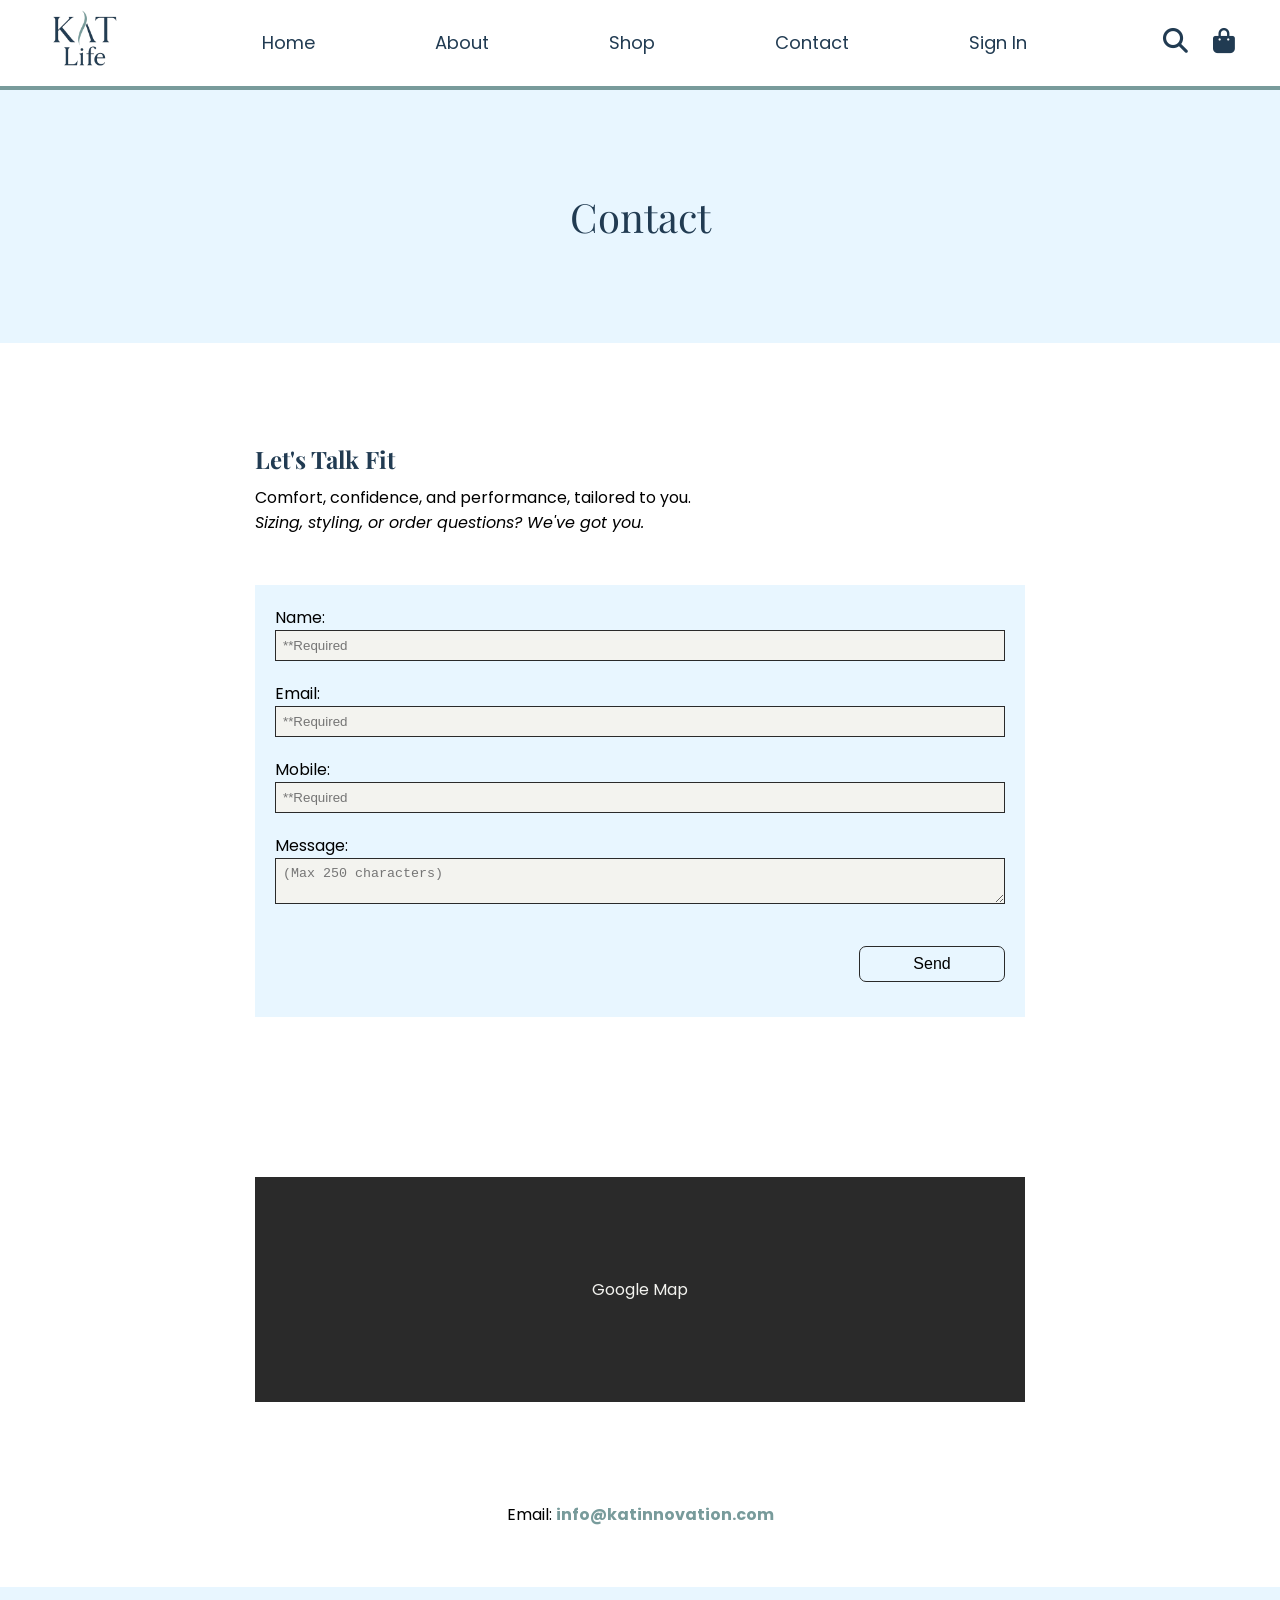
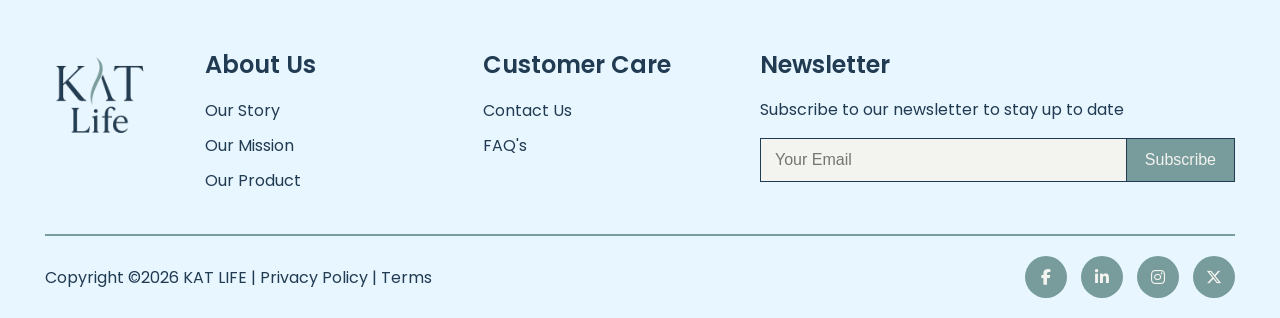
<file: contact.html>
<!DOCTYPE html>
<html lang="en">

<head>
    <meta charset="UTF-8">
    <meta name="viewport" content="width=device-width, initial-scale=1.0">
    <title>Contact KAT LIFE</title>
    <!-- link to css -->
    <link rel="stylesheet" href="css/grid.css">
    <link rel="stylesheet" href="css/main.css">
    <!-- link to play fair display font -->
    <link rel="preconnect" href="https://fonts.googleapis.com">
    <link rel="preconnect" href="https://fonts.gstatic.com" crossorigin>
    <link href="https://fonts.googleapis.com/css2?family=Playfair+Display:ital,wght@0,400..900;1,400..900&display=swap"
        rel="stylesheet">
    <!-- link to Poppins font -->
    <link href="https://fonts.googleapis.com/css2?family=Poppins:wght@300;400;500;600;700&display=swap"
        rel="stylesheet">
    <!-- font awesome -->
    <link rel="stylesheet" href="https://cdnjs.cloudflare.com/ajax/libs/font-awesome/6.5.1/css/all.min.css">
    <!-- fav icon -->
    <link rel="icon" type="image/png" href="kat-favicon/favicon-96x96.png" sizes="96x96" />
    <link rel="icon" type="image/svg+xml" href="kat-favicon/favicon.svg" />
    <link rel="shortcut icon" href="kat-favicon/favicon.ico" />
    <link rel="apple-touch-icon" sizes="180x180" href="kat-favicon/apple-touch-icon.png" />
    <link rel="manifest" href="kat-favicon/site.webmanifest" />
</head>

<body>
    <h1 class="hidden">Contact - Kat life</h1>
    <div>
        <section class="full-width-grid-con">
            <h2 class="hidden">Main Navigation</h2>
            <header id="main-header" class="full-width-grid-con">
                <input type="checkbox" id="hamburger">
                <label for="hamburger" id="ham-burger">
                    <img src="images/ham-burger-menu.svg" alt="Menu">
                </label>
                <div id="logo" class="col-start-1 col-end-2">
                  <a href="index.html"><img src="images/KatLifeLogo.png" alt="Logo"></a> 
                </div>

                <div id="main-nav" class="m-col-start-2 m-col-end-13 l-col-end-12">
                    <nav class="burger-con">
                        <ul>
                            <li><a href="index.html">Home</a></li>
                            <li><a href="about.html">About</a></li>
                            <li><a href="shop.html">Shop</a></li>
                            <li><a href="contact.html">Contact</a></li>
                            <li><a href="signin.html">Sign In</a></li>
                        </ul>
                    </nav>
                </div>
                <div class="header-icons col-start-4 col-end-5 m-col-start-11 m-col-end-13 l-col-start-10 l-col-end-12">
                    <a href="#"><i class="fa-solid fa-magnifying-glass"></i></a>
                    <a href="#"><i class="fa-solid fa-bag-shopping"></i></a>

                </div>
            </header>
        </section>
    </div>
    <main>
        <section class="full-width-grid-con about-hero">
            <h2 class="col-span-full">Contact</h2>
        </section>
        <section class="grid-con contact-header">
            <h2 class="col-span-full m-col-start-3 m-col-end-11 l-col-start-3 l-col-end-11">Let's Talk Fit</h2>
            <p class="col-span-full m-col-start-3 m-col-end-11 l-col-start-3 l-col-end-11">Comfort, confidence, and
                performance, tailored to you.
            </p>
            <p class="col-span-full m-col-start-3 m-col-end-11 l-col-start-3 l-col-end-11"><i>Sizing, styling, or order
                    questions? We've got you.</i></p>

            <div class="col-span-full m-col-start-3 m-col-end-11 l-col-start-3 l-col-end-11 contact-section ">

                <form id="contact-form">
                    <label for="name">Name:</label>
                    <input type="text" id="name" name="name" placeholder="**Required">

                    <label for="email">Email:</label>
                    <input type="email" id="email" name="email" placeholder="**Required">

                    <label for="number">Mobile:</label>
                    <input type="number" id="number" name="number" placeholder="**Required">

                    <label for="message">Message:</label>
                    <textarea id="message" name="message" placeholder="(Max 250 characters)" maxlength="250"></textarea>

                    <button type="submit" class="submit">Send</button>

                </form>
            </div>
        </section>
        <section class="grid-con">
            <h2 class="hidden">Contact Info</h2>
            <div class="col-span-full m-col-start-3 m-col-end-11 l-col-start-3 l-col-end-11 gg-map">
                Google Map
            </div>

            <div class="contact-info col-span-full">
                <p>Email: <a href="mailto:info@katinnovation.com">info@katinnovation.com</a></p>
            </div>
        </section>
    </main>

    <footer id="main-footer">
        <h2 class="hidden">Footer</h2>

        <div id="footer-inner">
            <div id="footer-logo">
                <a href="index.html">
                    <img src="images/KatLifeLogo.png" alt="Kat Life Logo">
                </a>
            </div>

            <div id="footer-about">
                <h3>About Us</h3>
                <ul>
                    <li><a href="#our-story">Our Story</a></li>
                    <li><a href="#our-mission">Our Mission</a></li>
                    <li><a href="#">Our Product</a></li>
                </ul>
            </div>

            <div id="footer-care">
                <h3>Customer Care</h3>
                <ul>
                    <li><a href="contact.html">Contact Us</a></li>
                    <li><a href="faq.html">FAQ's</a></li>
                </ul>
            </div>

            <div id="footer-newsletter">
                <h3>Newsletter</h3>
                <p>Subscribe to our newsletter to stay up to date</p>
                <form>
                    <input type="email" name="subscribe" id="footer-subscribe-bar" placeholder="Your Email">
                    <button type="submit">Subscribe</button>
                </form>
            </div>
        </div>

        <div id="footer-bottom">
            <p>Copyright ©2026 KAT LIFE | Privacy Policy | Terms</p>
            <div id="footer-socials">
                <a href="https://www.facebook.com/"><i class="fa-brands fa-facebook-f"></i></a>
                <a href="https://www.linkedin.com/"><i class="fa-brands fa-linkedin-in"></i></a>
                <a href="https://www.instagram.com/"><i class="fa-brands fa-instagram"></i></a>
                <a href="https://x.com/"><i class="fa-brands fa-x-twitter"></i></a>
            </div>
        </div>
    </footer>



</body>

</html>
</file>
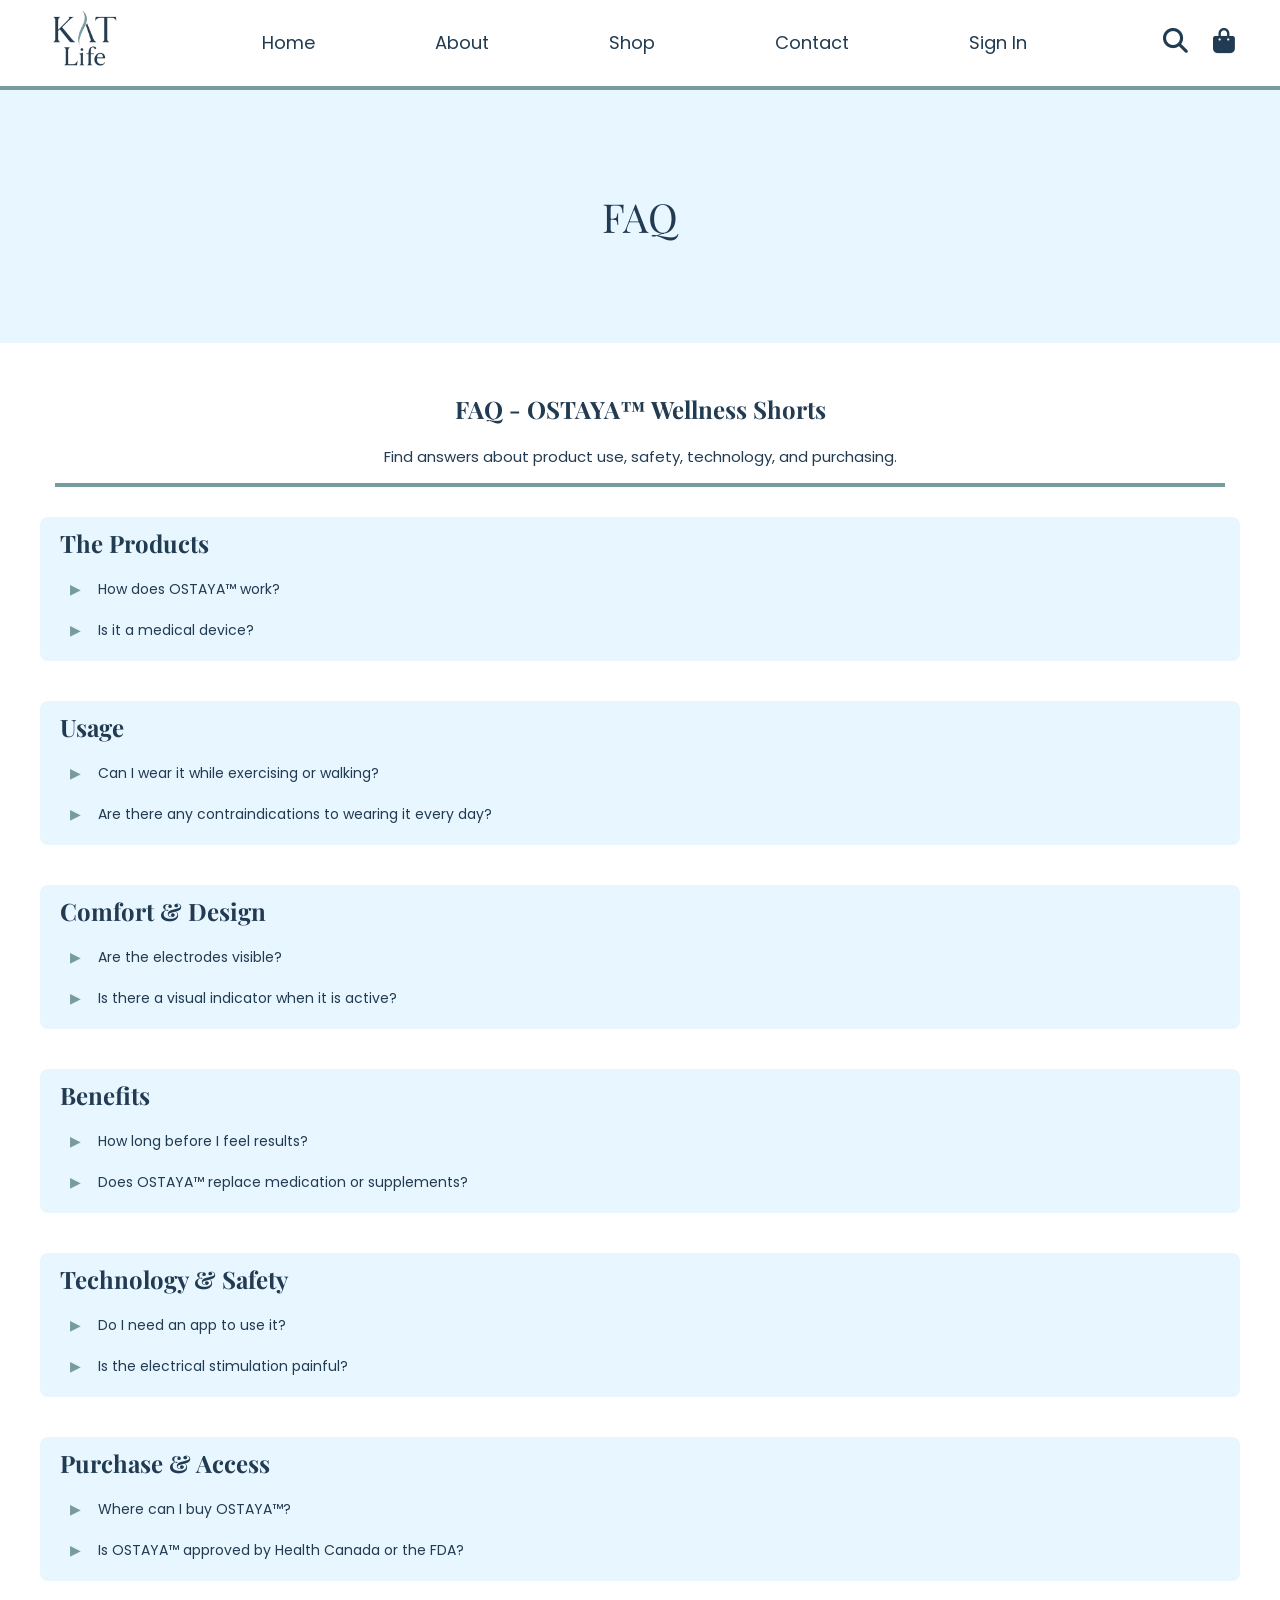
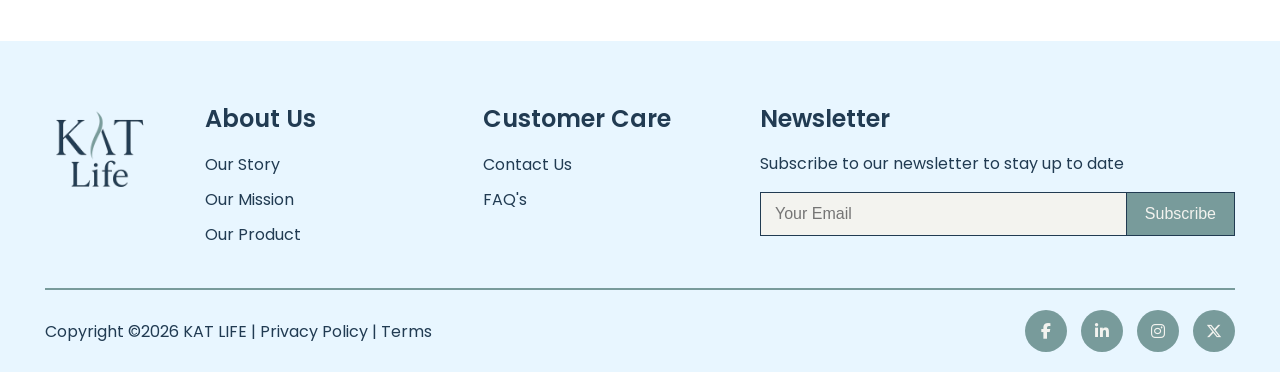
<file: faq.html>
<!DOCTYPE html>
<html lang="en">

<head>
    <meta charset="UTF-8">
    <meta name="viewport" content="width=device-width, initial-scale=1.0">
    <title>FAQ - KAT LIFE</title>
    <!-- link to css -->
    <link rel="stylesheet" href="css/grid.css">
    <link rel="stylesheet" href="css/main.css">
    <!-- link to play fair display font -->
    <link rel="preconnect" href="https://fonts.googleapis.com">
    <link rel="preconnect" href="https://fonts.gstatic.com" crossorigin>
    <link href="https://fonts.googleapis.com/css2?family=Playfair+Display:ital,wght@0,400..900;1,400..900&display=swap"
        rel="stylesheet">
    <!-- link to Poppins font -->
    <link href="https://fonts.googleapis.com/css2?family=Poppins:wght@300;400;500;600;700&display=swap"
        rel="stylesheet">
    <!-- font awesome -->
    <link rel="stylesheet" href="https://cdnjs.cloudflare.com/ajax/libs/font-awesome/6.5.1/css/all.min.css">
    <!-- fav icon -->
    <link rel="icon" type="image/png" href="kat-favicon/favicon-96x96.png" sizes="96x96" />
    <link rel="icon" type="image/svg+xml" href="kat-favicon/favicon.svg" />
    <link rel="shortcut icon" href="kat-favicon/favicon.ico" />
    <link rel="apple-touch-icon" sizes="180x180" href="kat-favicon/apple-touch-icon.png" />
    <link rel="manifest" href="kat-favicon/site.webmanifest" />
</head>

<body>
    <h1 class="hidden">FAW - Kat life</h1>
    <div>
        <section class="full-width-grid-con">
            <h2 class="hidden">Main Navigation</h2>
            <header id="main-header" class="full-width-grid-con">
                <input type="checkbox" id="hamburger">
                <label for="hamburger" id="ham-burger">
                    <img src="images/ham-burger-menu.svg" alt="Menu">
                </label>
                <div id="logo" class="col-start-1 col-end-2">
                    <a href="index.html"><img src="images/KatLifeLogo.png" alt="Logo"></a> 
                </div>

                <div id="main-nav" class="m-col-start-2 m-col-end-13 l-col-end-12">
                    <nav class="burger-con">
                        <ul>
                            <li><a href="index.html">Home</a></li>
                            <li><a href="about.html">About</a></li>
                            <li><a href="shop.html">Shop</a></li>
                            <li><a href="contact.html">Contact</a></li>
                            <li><a href="signin.html">Sign In</a></li>
                        </ul>
                    </nav>
                </div>
                <div class="header-icons col-start-4 col-end-5 m-col-start-11 m-col-end-13 l-col-start-10 l-col-end-12">
                    <a href="#"><i class="fa-solid fa-magnifying-glass"></i></a>
                    <a href="#"><i class="fa-solid fa-bag-shopping"></i></a>

                </div>
            </header>
        </section>
    </div>
    <main>
        <section class="full-width-grid-con about-hero">
            <h2 class="col-span-full">FAQ</h2>
        </section>

        <section class="grid-con faq-heading">
            <h2 class="col-span-full">FAQ - OSTAYA™ Wellness Shorts</h2>
            <p class="col-span-full">Find answers about product use, safety, technology, and purchasing.</p>
            <hr class="col-span-full">
        </section>

        <section class="faq-box grid-con">

            <h2 class="col-span-full">The Products</h2>
            <div class="col-span-full ">
                <details>
                    <summary>How does OSTAYA™ work?</summary>
                    <p>OSTAYA™ delivers a very low-intensity electrical stimulation around the hips and lower back,
                        around the core area, promoting circulation and skeletal harmony over time. It's a
                        gentle, non-invasive, and seamlessly integrated into your daily wellness routine.</p>
                </details>

                <details>
                    <summary>Is it a medical device?</summary>
                    <p>No, it is a wellness device. It is not intended to diagnose, treat, cure, or prevent any disease.
                        Always consult your healthcare provider before making changes to your health routine.</p>
                </details>
            </div>
        </section>

        <section class="faq-box grid-con">

            <h2 class="col-span-full">Usage</h2>
            <div class="col-span-full">
                <details>
                    <summary>Can I wear it while exercising or walking?</summary>
                    <p>Yes, OSTAYA™ is designed to fit seamlessly to your daily activities like walking, exercising,
                        gardening,
                        or even while resting.</p>
                </details>

                <details>
                    <summary> Are there any contraindications to wearing it every day? </summary>
                    <p>OSTAYA™ is safe for daily use. For best results, use it alongside regular physical activity and a
                        balanced diet.</p>
                </details>
            </div>
        </section>

        <section class="faq-box grid-con">

            <h2 class="col-span-full">Comfort & Design</h2>
            <div class="col-span-full">
                <details>
                    <summary>Are the electrodes visible?</summary>
                    <p> No, the electrodes are fully integrated into the fabric, no visible wires, no bulky accessories.
                    </p>
                </details>

                <details>
                    <summary>Is there a visual indicator when it is active?</summary>
                    <p>Yes, a subtle LED light lets you know the device is active.</p>
                </details>
            </div>
        </section>

        <section class="faq-box grid-con">

            <h2 class="col-span-full">Benefits</h2>
            <div class="col-span-full">
                <details>
                    <summary>How long before I feel results?</summary>
                    <p>Results vary from person to person, yet many users notice subtle improvements within the first
                        few weeks, such as feeling more balanced, grounded, and energized. Consistent use, along with
                        exercise and a healthy diet, is recommended for best results.</p>
                </details>

                <details>
                    <summary>Does OSTAYA™ replace medication or supplements?</summary>
                    <p>No, OSTAYA™ is a complementary wellness device and does not replace medications, supplements, or
                        medical treatments. Always consult your doctor for medical decisions.</p>
                </details>
            </div>
        </section>

        <section class="faq-box grid-con">

            <h2 class="col-span-full">Technology & Safety</h2>
            <div class="col-span-full">
                <details>
                    <summary>Do I need an app to use it?</summary>
                    <p>No, you don't need an app to use OSTAYA™—just press the ON/OFF button and you're ready. If you
                        want more control, it's also Bluetooth-compatible and can be used with the OSTAYA™ app to adjust
                        intensity and personalize your experience.</p>
                </details>

                <details>
                    <summary>Is the electrical stimulation painful?</summary>
                    <p>No, OSTAYA™ uses a very gentle, low-intensity stimulation that's comfortable and
                        non-invasive. The electrical stimulation does not cause any muscle contraction, nerve
                        stimulation, or vibration.</p>
                </details>
            </div>
        </section>

        <section class="faq-box grid-con">

            <h2 class="col-span-full">Purchase & Access</h2>
            <div class="col-span-full">
                <details>
                    <summary>Where can I buy OSTAYA™?</summary>
                    <p>OSTAYA™ will be available directly online (DTC — direct-to-consumer), through Wareologie.com and
                        OSTAYA™ digital channels. </p>
                </details>

                <details>
                    <summary>Is OSTAYA™ approved by Health Canada or the FDA?</summary>
                    <p>OSTAYA™ is currently positioned as a wellness device.</p>
                </details>
            </div>
        </section>
    </main>

    <footer id="main-footer">
        <h2 class="hidden">Footer</h2>

        <div id="footer-inner">
            <div id="footer-logo">
                <a href="index.html">
                    <img src="images/KatLifeLogo.png" alt="Kat Life Logo">
                </a>
            </div>

            <div id="footer-about">
                <h3>About Us</h3>
                <ul>
                    <li><a href="#our-story">Our Story</a></li>
                    <li><a href="#our-mission">Our Mission</a></li>
                    <li><a href="#">Our Product</a></li>
                </ul>
            </div>

            <div id="footer-care">
                <h3>Customer Care</h3>
                <ul>
                    <li><a href="contact.html">Contact Us</a></li>
                    <li><a href="faq.html">FAQ's</a></li>
                </ul>
            </div>

            <div id="footer-newsletter">
                <h3>Newsletter</h3>
                <p>Subscribe to our newsletter to stay up to date</p>
                <form>
                    <input type="email" name="subscribe" id="footer-subscribe-bar" placeholder="Your Email">
                    <button type="submit">Subscribe</button>
                </form>
            </div>
        </div>

        <div id="footer-bottom">
            <p>Copyright ©2026 KAT LIFE | Privacy Policy | Terms</p>
            <div id="footer-socials">
                <a href="https://www.facebook.com/"><i class="fa-brands fa-facebook-f"></i></a>
                <a href="https://www.linkedin.com/"><i class="fa-brands fa-linkedin-in"></i></a>
                <a href="https://www.instagram.com/"><i class="fa-brands fa-instagram"></i></a>
                <a href="https://x.com/"><i class="fa-brands fa-x-twitter"></i></a>
            </div>
        </div>
    </footer>



</body>

</html>
</file>
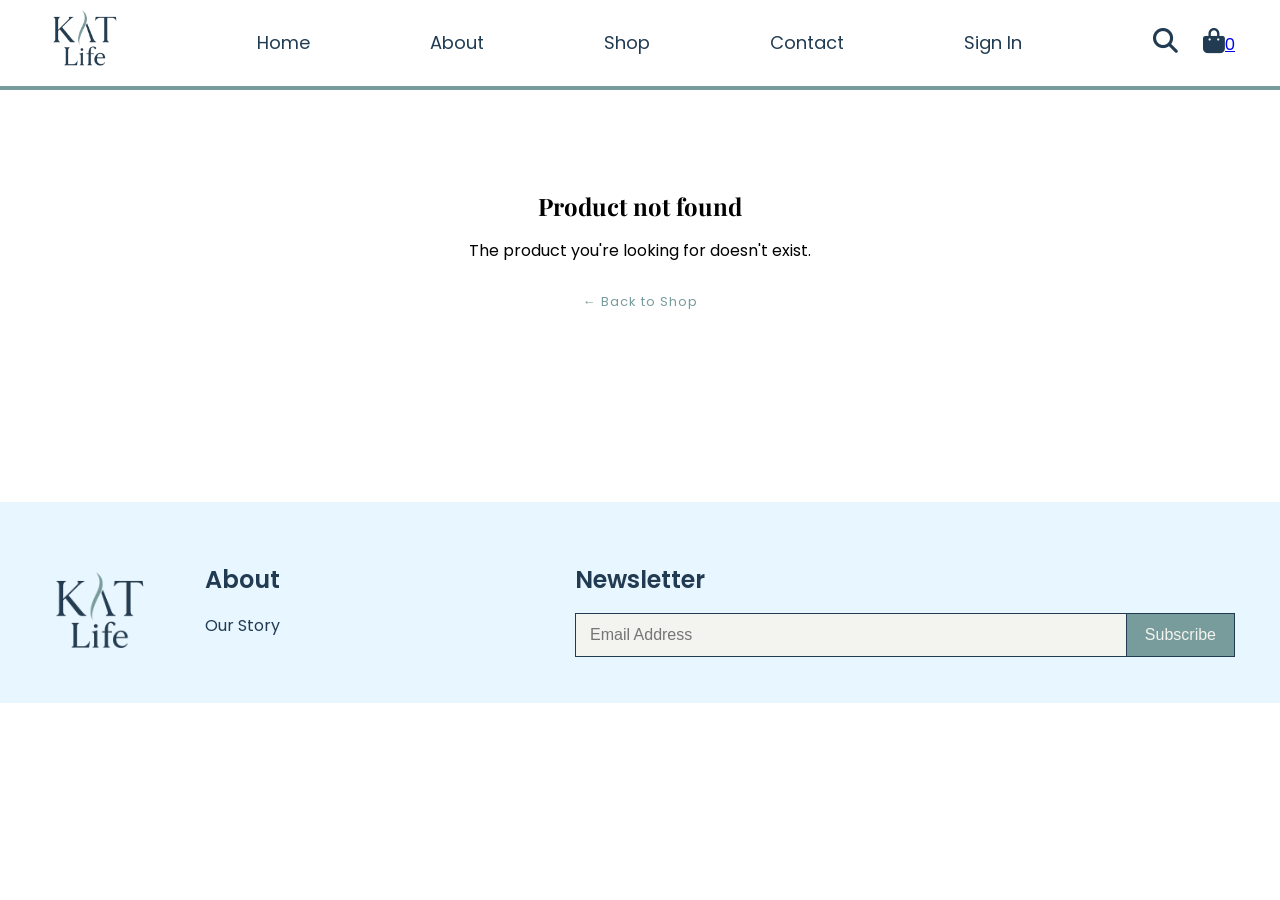
<file: items.html>
<!DOCTYPE html>
<html lang="en">
<head>
    <meta charset="UTF-8">
    <meta name="viewport" content="width=device-width, initial-scale=1.0">
    <title>Product Details - KAT LIFE</title>
    <link rel="stylesheet" href="css/grid.css">
    <link rel="stylesheet" href="css/main.css">
    <link href="https://fonts.googleapis.com/css2?family=Playfair+Display:ital,wght@0,400..900;1,400..900&display=swap" rel="stylesheet">
    <link href="https://fonts.googleapis.com/css2?family=Poppins:wght@300;400;500;600;700&display=swap" rel="stylesheet">
    <link rel="stylesheet" href="https://cdnjs.cloudflare.com/ajax/libs/font-awesome/6.5.1/css/all.min.css">
    <style>
        .product-detail-section {
            margin: 60px auto;
            max-width: 1100px;
            padding: 0 20px;
            display: flex;
            gap: 60px;
            align-items: flex-start;
        }

        /* Left: image */
        .product-image-col {
            flex: 1;
        }
        .product-image-col img {
            width: 100%;
            height: auto;
            display: block;
            object-fit: cover;
        }

        /* Right: info */
        .product-info-col {
            flex: 1;
            padding-top: 20px;
        }
        .product-info-col .product-type {
            font-size: 12px;
            letter-spacing: 2px;
            color: #789b9b;
            text-transform: uppercase;
            margin-bottom: 10px;
        }
        .product-info-col h1 {
            font-family: 'Playfair Display', serif;
            font-size: 32px;
            margin-bottom: 10px;
        }
        .product-info-col .price {
            font-size: 20px;
            color: #333;
            margin-bottom: 24px;
        }
        .product-info-col .description {
            font-size: 14px;
            line-height: 1.8;
            color: #555;
            margin-bottom: 30px;
        }

        /* Size selector */
        .size-label {
            font-size: 13px;
            font-weight: 600;
            letter-spacing: 1px;
            margin-bottom: 10px;
        }
        .size-options {
            display: flex;
            gap: 8px;
            flex-wrap: wrap;
            margin-bottom: 30px;
        }
        .size-options button {
            background: none;
            border: 1px solid #789b9b;
            color: #789b9b;
            padding: 8px 16px;
            cursor: pointer;
            font-size: 13px;
            transition: all 0.2s;
        }
        .size-options button:hover,
        .size-options button.selected {
            background: #789b9b;
            color: white;
        }

        /* Add to bag button */
        .add-to-bag-btn {
            width: 100%;
            padding: 16px;
            background: #789b9b;
            color: white;
            border: none;
            font-size: 14px;
            letter-spacing: 2px;
            cursor: pointer;
            text-transform: uppercase;
            transition: background 0.2s;
            margin-bottom: 16px;
        }
        .add-to-bag-btn:hover {
            background: #5a7f7f;
        }

        .back-link {
            display: inline-block;
            margin-bottom: 30px;
            color: #789b9b;
            font-size: 13px;
            text-decoration: none;
            letter-spacing: 1px;
        }
        .back-link:hover {
            text-decoration: underline;
        }

        /* Features list */
        .features {
            border-top: 1px solid #eee;
            padding-top: 24px;
            margin-top: 10px;
        }
        .features h3 {
            font-size: 13px;
            letter-spacing: 1px;
            font-weight: 600;
            margin-bottom: 12px;
        }
        .features ul {
            list-style: none;
            padding: 0;
            margin: 0;
        }
        .features ul li {
            font-size: 13px;
            color: #555;
            padding: 6px 0;
            border-bottom: 1px solid #f0f0f0;
        }
        .features ul li::before {
            content: "— ";
            color: #789b9b;
        }

        /* Not found state */
        .not-found {
            text-align: center;
            padding: 100px 20px;
        }
        .not-found h2 {
            font-family: 'Playfair Display', serif;
            margin-bottom: 16px;
        }

        @media (max-width: 768px) {
            .product-detail-section {
                flex-direction: column;
                gap: 30px;
            }
        }
    </style>
</head>
<body>

    <!-- Header -->
    <header id="main-header" class="full-width-grid-con">
        <input type="checkbox" id="hamburger">
        <label for="hamburger" id="ham-burger">
            <img src="images/ham-burger-menu.svg" alt="Menu">
        </label>
        <div id="logo" class="col-start-1 col-end-2">
            <img src="images/KatLifeLogo.png" alt="Logo">
        </div>
        <div id="main-nav" class="m-col-start-2 m-col-end-13 l-col-end-12">
            <nav class="burger-con">
                <ul>
                    <li><a href="index.html">Home</a></li>
                    <li><a href="about.html">About</a></li>
                    <li><a href="shop.html">Shop</a></li>
                    <li><a href="contact.html">Contact</a></li>
                    <li><a href="signin.html">Sign In</a></li>
                </ul>
            </nav>
        </div>
        <div class="header-icons col-start-4 col-end-5 m-col-start-11 m-col-end-13 l-col-start-10 l-col-end-12">
            <a href="#"><i class="fa-solid fa-magnifying-glass"></i></a>
            <a href="cart.html"><i class="fa-solid fa-bag-shopping"></i><span id="cart-count">0</span></a>
        </div>
    </header>

    <main style="margin-top: 90px;">
        <div id="product-detail-root"></div>
    </main>

    <!-- Footer -->
    <footer id="main-footer">
        <div id="footer-inner">
            <div id="footer-logo"><img src="images/KatLifeLogo.png" alt="Logo"></div>
            <div id="footer-about">
                <h3>About</h3>
                <ul><li><a href="about.html">Our Story</a></li></ul>
            </div>
            <div id="footer-newsletter">
                <h3>Newsletter</h3>
                <form>
                    <input type="email" placeholder="Email Address" id="footer-subscribe-bar">
                    <button>Subscribe</button>
                </form>
            </div>
        </div>
    </footer>

    <script>
        // ---- Product catalogue (keep this in sync with shop.html) ----
        // Later you can replace this with a fetch() call to your API
        const PRODUCTS = [
            {
                id: "v1",
                name: "OSTAYA™",
                tagline: "Move Through Life with Confidence",
                product_type: "Shorts",
                product_type_slug: "shorts",
                color: "Navy Blue",
                price: 129.00,
                image_url: "images/black_200.png",
                description: "OSTAYA™ is a smart wellness garment designed to support postural alignment, core harmony, and everyday vitality. Using gentle, non-invasive stimulation, OSTAYA™ engages the deep muscles that help support balance and stability, encouraging confident movement throughout your daily routine. Comfortable, wearable, and seamlessly integrated into modern life, it offers a refined approach to feeling strong, centered, and supported.",
                features: [
                    "Supports postural alignment and balance",
                    "Encourages core engagement and body awareness",
                    "Promotes a feeling of stability and confidence",
                    "Comfortable for everyday wear",
                    "Designed to complement an active wellness lifestyle"
                ]
            },
            {
                id: "v2",
                name: "ARRO",
                tagline: "Activate Your Center of Vitality",
                product_type: "Tops",
                product_type_slug: "tops",
                color: "Black",
                price: 149.00,
                image_url: "images/blue_400.png",
                description: "ARRO is a smart wellness garment that engages the abdominal core through responsive stimulation designed to follow the body's natural muscular lines. Supporting a feeling of firmness, postural alignment, and core engagement, ARRO helps you stay connected to your center while seamlessly fitting into everyday life.",
                features: [
                    "Focused activation of the abdominal core",
                    "Promotes a feeling of firmness and support",
                    "Encourages improved posture and body awareness",
                    "Comfortable, low-effort daily use",
                    "Supports an active, balanced lifestyle"
                ]
            },
            {
                id: "v3",
                name: "CURVA",
                tagline: "Enhance Your Core Silhouette",
                product_type: "Shorts",
                product_type_slug: "shorts",
                color: "Black",
                price: 149.00,
                image_url: "images/white_400.png",
                description: "CURVA is a smart wellness garment designed to support hip harmony through targeted activation of the glute and surrounding core muscles. By following the body's natural curves, CURVA encourages a toned appearance, balanced posture, and greater body awareness—all with effortless integration into your daily routine. Experience a refined approach to confidence, vitality, and movement.",
                features: [
                    "Targets the hips, glutes, and surrounding core",
                    "Supports a firm, sculpted appearance",
                    "Encourages postural balance and stability",
                    "Comfortable for everyday wear",
                    "Designed to complement your wellness routine"
                ]
            }
        ];

        const SIZES = ['XS', 'S', 'M', 'L', 'XL'];
        let selectedSize = null;

        function getProductIdFromURL() {
            const params = new URLSearchParams(window.location.search);
            return params.get('id');
        }

        function selectSize(btn, size) {
            document.querySelectorAll('.size-options button').forEach(b => b.classList.remove('selected'));
            btn.classList.add('selected');
            selectedSize = size;
        }

        function addToCart(productId, color) {
            if (!selectedSize) {
                alert('Please select a size first.');
                return;
            }
            alert(`Added ${selectedSize} (${color}) to bag!`);
            // Replace with real API call when backend is ready
        }

        function renderProduct(product) {
            const root = document.getElementById('product-detail-root');
            root.innerHTML = `
                <div class="product-detail-section">
                    <div class="product-image-col">
                        <a href="shop.html" class="back-link">← Back to Shop</a>
                        <img src="${product.image_url}" alt="${product.name}">
                    </div>
                    <div class="product-info-col">
                        <p class="product-type">${product.product_type}</p>
                        <h1>${product.name}</h1>
                        <p class="price">CAD$ ${product.price.toFixed(2)}</p>
                        <p class="description">${product.description}</p>

                        <p class="size-label">SELECT SIZE</p>
                        <div class="size-options">
                            ${SIZES.map(s => `<button onclick="selectSize(this, '${s}')">${s}</button>`).join('')}
                        </div>

                        <button class="add-to-bag-btn" onclick="addToCart('${product.id}', '${product.color}')">
                            Pre-Order
                        </button>

                        <div class="features">
                            <h3>FEATURES</h3>
                            <ul>
                                ${product.features.map(f => `<li>${f}</li>`).join('')}
                            </ul>
                        </div>
                    </div>
                </div>
            `;
        }

        function renderNotFound() {
            document.getElementById('product-detail-root').innerHTML = `
                <div class="not-found">
                    <h2>Product not found</h2>
                    <p>The product you're looking for doesn't exist.</p>
                    <br>
                    <a href="shop.html" class="back-link">← Back to Shop</a>
                </div>
            `;
        }

        document.addEventListener('DOMContentLoaded', () => {
            const id = getProductIdFromURL();
            const product = PRODUCTS.find(p => p.id === id);
            product ? renderProduct(product) : renderNotFound();
        });
    </script>

</body>
</html>
</file>
<file: css/main.css>
body {
    padding: 0;
    margin: 0;
    font-family: "Poppins";
  }
  .hidden {
    display: none;
  }
  #main-header {
    background-color: #fff;
    width: 100%;
    height: 90px;
    position: fixed;
    top: 0;
    left: 0;
    z-index: 1000;
    display: flex;
    justify-content: space-between;
    align-items: center;
    padding: 0 45px;
    border-bottom: 4px solid #789b9b;
  }
  #main-header #logo {
    width: 80px;
    height: 80px;
  }
  #main-header #ham-burger {
    display: flex;
    cursor: pointer;
  }
  #main-header #ham-burger img {
    height: 40px;
    width: 40px;
    transition: all 0.4s ease;
  }
  @media (min-width: 768px) {
    #main-header #ham-burger {
      display: none;
    }
  }
  #main-header #hamburger {
    display: none;
  }
  #main-header #hamburger:checked ~ label img {
    transform: rotate(90deg);
  }
  #main-header #hamburger:checked ~ #main-nav {
    transform: translateX(0);
    opacity: 1;
  }
  #main-header #main-nav {
    background-color: #fff;
    width: 100%;
    height: 100%;
    text-align: center;
    font-size: 16px;
    position: fixed;
    top: 90px;
    left: 0;
    z-index: 1;
    transform: translateX(-100%);
    opacity: 0;
    transition: all 0.3s ease;
  }
  #main-header #main-nav nav ul {
    list-style-type: none;
    margin-top: 70px;
    padding: 0;
  }
  #main-header #main-nav nav ul li {
    margin: 30px 50px 30px 10px;
  }
  #main-header #main-nav nav ul li a {
    color: #213b52;
    display: block;
    text-decoration: none;
    font-size: 22px;
  }
  #main-header #main-nav nav ul li a:hover {
    color: #e8f6ff;
    transform: scale(1.1);
    text-decoration: underline;
    transition: all 0.3s ease-in-out;
  }
  #main-header .header-icons {
    display: flex;
    justify-content: flex-end;
    align-items: center;
    gap: 25px;
  }
  #main-header .header-icons i {
    font-size: 25px;
    color: #213b52;
    transition: 0.3s;
  }
  #main-header .header-icons i:hover {
    color: #e8f6ff;
    transform: scale(1.1);
  }
  @media screen and (min-width: 768px) {
    #main-header #ham-burger {
      display: none;
    }
    #main-header #main-nav {
      width: auto;
      height: auto;
      position: relative;
      opacity: 1;
      transform: none;
      transition: none;
      background: none;
      top: 0;
    }
    #main-header #main-nav nav ul {
      margin-top: 0;
      display: flex;
      flex-wrap: nowrap;
      align-items: center;
      gap: 90px;
    }
    #main-header #main-nav nav ul li {
      margin: 0;
      padding: 10px;
    }
    #main-header #main-nav nav ul li a {
      font-size: 18px;
      margin-top: 20px;
      margin-bottom: 5px;
      transition: none;
      font-weight: 400;
    }
    #main-header #main-nav nav ul li a:hover {
      color: #213b52;
      text-decoration: underline;
      transition: all 0.3s ease-in-out;
    }
  }
  @media screen and (min-width: 1200px) {
    #ham-burger {
      display: none;
    }
    #main-header #main-nav {
      position: relative;
      width: auto;
      height: auto;
      opacity: 1;
      transform: none;
      background: none;
      top: 0;
      transition: none;
    }
    #main-header #main-nav nav ul {
      margin-top: 0;
      display: flex;
      flex-wrap: nowrap;
      align-items: center;
      gap: 100px;
    }
    #main-header #main-nav nav ul li {
      margin: 0;
      padding: 10px;
    }
    #main-header #main-nav nav ul li a {
      font-size: 18px;
      margin-top: 20px;
      margin-bottom: 5px;
      transition: none;
    }
    #main-header #main-nav nav ul li a:hover {
      color: #e8f6ff;
    }
  }
  #main-footer {
    background-color: #e8f6ff;
    margin-top: 60px;
    width: 100%;
    padding: 40px 45px 0;
    box-sizing: border-box;
  }
  #footer-inner {
    max-width: 1200px;
    margin: 0 auto;
    display: flex;
    flex-direction: column;
    gap: 30px;
    padding-bottom: 31px;
  }
  #footer-logo img {
    width: 90px;
    height: auto;
    display: block;
  }
  #footer-about h3,
  #footer-care h3,
  #footer-newsletter h3 {
    font-size: 24px;
    font-weight: 600;
    color: #213b52;
    margin-bottom: 16px;
  }
  #footer-about ul,
  #footer-care ul {
    list-style: none;
    margin: 0;
    padding: 0;
  }
  #footer-about li,
  #footer-care li {
    margin-bottom: 10px;
  }
  #footer-about a,
  #footer-care a {
    color: #213b52;
    text-decoration: none;
    font-size: 16px;
  }
  #footer-about a:hover,
  #footer-care a:hover {
    text-decoration: underline;
  }
  #footer-newsletter p {
    color: #213b52;
    font-size: 16px;
    line-height: 1.5;
    margin-bottom: 16px;
  }
  #footer-newsletter form {
    display: flex;
    flex-direction: column;
    gap: 10px;
  }
  #footer-subscribe-bar {
    flex: 1;
    padding: 12px 14px;
    border: 1px solid #213b52;
    background-color: #f3f3ef;
    color: #213b52;
    font-size: 16px;
    box-sizing: border-box;
  }
  #footer-newsletter button {
    padding: 12px 18px;
    border: 1px solid #213b52;
    background-color: #789b9b;
    color: #f3f3ef;
    font-size: 16px;
    cursor: pointer;
    white-space: nowrap;
  }
  #footer-bottom {
    max-width: 1200px;
    margin: 0 auto;
    width: 100%;
    border-top: 2px solid #789b9b;
    padding: 20px 0;
    display: flex;
    flex-direction: column;
    gap: 16px;
  }
  #footer-bottom p {
    color: #213b52;
    font-size: 16px;
    margin: 0;
  }
  #footer-socials {
    display: flex;
    gap: 14px;
  }
  #footer-socials a {
    width: 42px;
    height: 42px;
    border-radius: 50%;
    background-color: #789b9b;
    color: #f3f3ef;
    display: flex;
    align-items: center;
    justify-content: center;
    text-decoration: none;
    font-size: 16px;
  }
  @media screen and (min-width: 768px) {
    #main-footer {
      padding: 60px 45px 0;
    }
    #footer-inner {
      flex-direction: row;
      align-items: flex-start;
      gap: 40px;
    }
    #footer-logo {
      flex: 0 0 120px;
    }
    #footer-logo img {
      width: 110px;
    }
    #footer-about,
    #footer-care {
      flex: 1;
    }
    #footer-newsletter {
      flex: 2;
    }
    #footer-newsletter form {
      flex-direction: row;
      gap: 0;
    }
    #footer-subscribe-bar {
      border-right: none;
    }
    #footer-bottom {
      flex-direction: row;
      justify-content: space-between;
      align-items: center;
    }
  }
  @media screen and (min-width: 1200px) {
    #main-footer {
      padding: 60px 45px 0;
    }
  }
  .blurb-text p {
    margin-top: 60px;
    font-size: 20px;
  }
  .why-ostaya h2 {
    text-align: center;
    font-family: "Playfair display";
    color: #213b52;
    font-weight: 400;
    margin-bottom: 90px;
  }
  .features {
    padding: 20px;
  }
  .features h2 {
    margin-bottom: 40px;
  }
  .features {
    text-align: center;
  }
  .features p {
    color: #213b52;
  }
  .icon {
    border: 1px solid #2a2a2a;
    padding: 100px;
    margin-bottom: 30px;
  }
  .line-separator {
    width: 100%;
    height: 3px;
    background: #789b9b;
    margin: 70px 0px 40px 0px;
  }
  .products h2 {
    color: #213b52;
    font-family: "Playfair display";
    font-weight: 400;
    margin: 60px 60px;
    text-align: center;
    font-size: 30px;
  }
  .product-card {
    text-align: center;
  }
  .product-card p {
    font-size: 24px;
    margin-top: 20px;
  }
  .product-card button {
    background: #789b9b;
    border: none;
    border-radius: 8px;
    color: #f3f3ef;
    padding: 6px 12px;
    font-size: 18px;
    cursor: pointer;
    margin: 20px 0px 70px 0px;
  }
  .view-products {
    background: #789b9b;
    border: none;
    border-radius: 8px;
    color: #f3f3ef;
    padding: 10px 18px;
    font-size: 18px;
    cursor: pointer;
  }
  .about-hero {
    background-color: #e8f6ff;
    padding: 100px 100px;
    margin-bottom: 50px;
    margin-top: 90px;
  }
  .about-hero h2 {
    text-align: center;
    color: #213b52;
    font-size: 40px;
    font-family: "Playfair display";
    font-weight: 400;
  }
  .story h2,
  .mission h2,
  .about-ostaya h2,
  .about-kat-text h2 {
    text-align: center;
    color: #213b52;
    font-size: 30px;
    font-family: "Playfair display";
    font-weight: 400;
    margin: 30px 0;
  }
  .story p,
  .mission p,
  .about-ostaya p,
  .about-kat-text p {
    margin: 35px 0px 40px 0px;
  }
  .story .learn-more,
  .mission .learn-more,
  .about-ostaya .learn-more {
    background-color: #789b9b;
    text-decoration: none;
    color: #f3f3ef;
    text-align: center;
    border-radius: 5px;
    padding: 10px;
    margin-bottom: 100px;
    font-family: Arial, Helvetica, sans-serif;
    display: inline-block;
    width: -moz-fit-content;
    width: fit-content;
  }
  .mission {
    background-color: #e8f6ff;
    margin-top: 130px;
  }
  .mission h2 {
    margin: 60px 0px 60px 0px;
  }
  .mission-inner {
    grid-column: 2;
  }
  .mission-image {
    margin-bottom: 100px;
  }
  .about-ostaya {
    margin-top: 80px;
  }
  .info {
    background-color: #e8f6ff;
    padding: 40px 0px 40px 0;
    margin: 100px 0px 100px 0px;
  }
  .info h2 {
    color: #789b9b;
    text-align: center;
    font-weight: 400;
  }
  .contact-hero {
    margin-top: 100px;
    background-color: #2a2a2a;
    padding: 10px;
  }
  .contact-header {
    margin-top: 100px;
  }
  .contact-header h2 {
    color: #213b52;
    font-family: "Playfair display";
    margin-bottom: 10px;
  }
  .contact-section {
    background-color: #e8f6ff;
    margin: 50px 0px 60px 0px;
    padding: 20px;
  }
  .contact-section h3 {
    text-align: center;
  }
  .contact-section input,
  .contact-section textarea {
    width: 100%;
    padding: 7px;
    background-color: #f3f3ef;
    border: 1px solid #2a2a2a;
    margin-bottom: 20px;
  }
  .contact-section button[type="submit"] {
    width: 20%;
    padding: 8px;
    background-color: #e8f6ff;
    border: 1px solid #2a2a2a;
    cursor: pointer;
    font-size: 16px;
    margin-top: 15px;
    margin-bottom: 15px;
    transition: all 0.3s ease-in-out;
    border-radius: 7px;
    margin-left: auto;
    display: block;
  }
  .contact-section button[type="submit"]:hover {
    background-color: #789b9b;
    color: #f3f3ef;
  }
  .gg-map {
    background-color: #2a2a2a;
    padding: 100px;
    text-align: center;
    color: #f3f3ef;
    margin-top: 100px;
  }
  .contact-info {
    margin-top: 100px;
    text-align: center;
  }
  .contact-info a {
    text-decoration: none;
    color: #789b9b;
    font-weight: 700;
  }
  .faq-heading h2 {
    text-align: center;
    font-family: "Playfair display";
    color: #213b52;
  }
  .faq-heading p {
    text-align: center;
    color: #213b52;
    margin-top: 20px;
    font-size: 15px;
  }
  hr {
    border: none;
    border-top: 4px solid #789b9b;
    width: 100%;
    margin: 15px 0 30px 0;
  }
  .faq-box {
    background: #e8f6ff;
    padding: 10px 20px;
    border-radius: 8px;
    margin-bottom: 40px;
    color: #213b52;
  }
  .faq-box h2 {
    margin-bottom: 10px;
    font-family: "Playfair display";
  }
  .star {
    color: #ffd903;
  }
  details {
    padding: 10px;
  }
  details p {
    font-size: 13px;
    margin-top: 10px;
    margin-left: 28px;
    color: #213b52;
  }
  summary {
    cursor: pointer;
    list-style: none;
    font-size: 14px;
    position: relative;
    padding-left: 28px;
  }
  summary::before {
    content: "▶";
    position: absolute;
    left: 0;
    transition: 0.2s;
    color: #789b9b;
  }
  details[open] summary::before {
    transform: rotate(90deg);
  }
/*Hero section*/
 
.hero {
    position: relative;
    width: 100%;
    height: 90vh;
    min-height: 600px;
    overflow: hidden;
    margin-top: 10px;
  }
   
  .hero img {
    width: 100%;
    height: 100%;
    object-fit: cover;
    object-position: center top;
    display: block;
  }
   
   
  /* Content sits above the overlay */
  .hero-content {
    position: absolute;
    bottom: 12%;
    left: 6%;
    max-width: 580px;
    color: #f3f3ef;
  }
   
  /* "KAT LIFE" eyebrow label */
  .hero-content {
    font-family: "Poppins", sans-serif;
    font-size: clamp(11px, 1.2vw, 14px);
    font-weight: 600;
    letter-spacing: 0.35em;
    text-transform: uppercase;
    color: #e8f6ff;
    margin: 0 0 14px;
    opacity: 0.9;
  }
   
  /* Main headline */
  .hero-content h2 {
    font-family: "Playfair Display", serif;
    font-size: clamp(32px, 5vw, 62px);
    font-weight: 400;
    line-height: 1.15;
    margin: 0 0 20px;
    color: #ffffff;
    text-shadow: 0 2px 24px rgba(0, 0, 0, 0.25);
  }
   
  /* Supporting description */
  .hero-description {
    font-family: "Poppins", sans-serif;
    font-size: clamp(14px, 1.4vw, 17px);
    font-weight: 300;
    line-height: 1.7;
    color: rgba(243, 243, 239, 0.88);
    margin: 0 0 36px;
  }
   
  /* CTA buttons row */
  .hero-buttons {
    display: flex;
    flex-wrap: wrap;
    gap: 14px;
  }
   
  .btn-primary {
    display: inline-block;
    padding: 14px 32px;
    background-color: #789b9b;
    color: #f3f3ef;
    font-family: "Poppins", sans-serif;
    font-size: 15px;
    font-weight: 500;
    letter-spacing: 0.04em;
    text-decoration: none;
    border-radius: 4px;
    transition: background-color 0.3s ease, transform 0.2s ease;
  }
   
  .btn-primary:hover {
    background-color: #5f8080;
    transform: translateY(-2px);
  }
   
  .btn-secondary {
    display: inline-block;
    padding: 13px 30px;
    background-color: transparent;
    color: #f3f3ef;
    font-family: "Poppins", sans-serif;
    font-size: 15px;
    font-weight: 400;
    letter-spacing: 0.04em;
    text-decoration: none;
    border: 1.5px solid rgba(243, 243, 239, 0.7);
    border-radius: 4px;
    transition: border-color 0.3s ease, background-color 0.3s ease, transform 0.2s ease;
  }
   
  .btn-secondary:hover {
    border-color: #f3f3ef;
    background-color: rgba(243, 243, 239, 0.12);
    transform: translateY(-2px);
  }
  .about-kat {
    padding: 100px 45px;
    background-color: #f9fcff;
  }
</file>
<file: css/grid.css>
/* Tailwind and Bootstrap use px for media queries, with foundation using em
for this library we will stick with pixels */

/* ---General rules - scales images, videos to size of container--- */
img, embed, object, video, picture {
  max-width: 100%; 
}

/* ---Change the way the box model works, tells the browser to account for any border and padding in the values you specify for an element's width and height.--- */

html {
  box-sizing: border-box; 
}

*, *::before, *::after {
  box-sizing: inherit; 
}

/* ---Mini CSS reset--- */

body, p, h1, h2, h3, h4, h5 {
   margin: 0px; 
   padding: 0px;
}

/* ---Utility Classes--- */

.hidden {
   display: none;
}

.box {
   background-color: powderblue;
   color: rgb(27, 27, 27);
   border-radius: 5px;
   padding: 20px;
   text-align: center;
   margin-top: 10px;
   margin-bottom:10px;
 }

/* ---Mobile Library Grid Styles--- */

/* Note if you are using a grid size of 1920, you need to change the value of 1200px to 1920px on line 50 and 57 */

.full-width-grid-con {
   /* set this container as a grid, with 3 columns
   the other grid will sit in the middle column, this allows for overlapping content */
   display: grid; 
	grid-template-columns: 1fr minmax(0, 1200px) 1fr;  
}

 .grid-con { 
   display: grid;
   grid-template-columns: repeat(4, minmax(0, 1fr));
   grid-column-gap: 30px;
   max-width: 1200px;
   margin: 0 auto;
   padding-left: 15px;
   padding-right: 15px;
}

/* A keyword indicating that the property contributes nothing to the grid item's placement, indicating auto-placement, an automatic span, or a default span of 1. */
.col-auto {grid-column: auto;}
.col-span-1	{grid-column: span 1 / span 1;}
.col-span-2	{grid-column: span 2 / span 2;}
.col-span-3	{grid-column: span 3 / span 3;}
.col-span-4	{grid-column: span 4 / span 4;}
.col-span-full {grid-column: 1 / -1;}

.col-start-1	{grid-column-start: 1;}
.col-start-2	{grid-column-start: 2;}
.col-start-3	{grid-column-start: 3;}
.col-start-4	{grid-column-start: 4;}
.col-start-auto {grid-column-start: auto;}

.col-end-1	{grid-column-end: 1;}
.col-end-2	{grid-column-end: 2;}
.col-end-3	{grid-column-end: 3;}
.col-end-4	{grid-column-end: 4;}
.col-end-5	{grid-column-end: 5;}
.col-end-auto	{grid-column-end: auto;}

/* ---Tablet Library Grid Styles--- */

@media screen and (min-width: 768px) { 
   
   .grid-con { 
      display: grid; 
      grid-template-columns: repeat(12, minmax(0, 1fr));
      grid-column-gap: 20px;
      padding-left: 16px;
      padding-right: 16px;
   }

   .m-col-auto {grid-column: auto;}
   .m-col-span-1	{grid-column: span 1 / span 1;}
   .m-col-span-2	{grid-column: span 2 / span 2;}
   .m-col-span-3	{grid-column: span 3 / span 3;}
   .m-col-span-4	{grid-column: span 4 / span 4;}
   .m-col-span-5	{grid-column: span 5 / span 5;}
   .m-col-span-6	{grid-column: span 6 / span 6;}
   .m-col-span-7	{grid-column: span 7 / span 7;}
   .m-col-span-8	{grid-column: span 8 / span 8;}
   .m-col-span-9	{grid-column: span 9 / span 9;}
   .m-col-span-10 {grid-column: span 10 / span 10;}
   .m-col-span-11 {grid-column: span 11 / span 11;}
   .m-col-span-12 {grid-column: span 12 / span 12;}
   .m-col-span-full {grid-column: 1 / -1;}

   .m-col-start-1	{grid-column-start: 1;}
   .m-col-start-2	{grid-column-start: 2;}
   .m-col-start-3	{grid-column-start: 3;}
   .m-col-start-4	{grid-column-start: 4;}
   .m-col-start-5	{grid-column-start: 5;}
   .m-col-start-6	{grid-column-start: 6;}
   .m-col-start-7	{grid-column-start: 7;}
   .m-col-start-8	{grid-column-start: 8;}
   .m-col-start-9	{grid-column-start: 9;}
   .m-col-start-10	{grid-column-start: 10;}
   .m-col-start-11	{grid-column-start: 11;}
   .m-col-start-12	{grid-column-start: 12;}
   .m-col-start-13	{grid-column-start: 13;}
   .m-col-start-auto {grid-column-start: auto;}

   .m-col-end-1	{grid-column-end: 1;}
   .m-col-end-2	{grid-column-end: 2;}
   .m-col-end-3	{grid-column-end: 3;}
   .m-col-end-4	{grid-column-end: 4;}
   .m-col-end-5	{grid-column-end: 5;}
   .m-col-end-6	{grid-column-end: 6;}
   .m-col-end-7	{grid-column-end: 7;}
   .m-col-end-8	{grid-column-end: 8;}
   .m-col-end-9	{grid-column-end: 9;}
   .m-col-end-10	{grid-column-end: 10;}
   .m-col-end-11	{grid-column-end: 11;}
   .m-col-end-12	{grid-column-end: 12;}
   .m-col-end-13	{grid-column-end: 13;}
   .m-col-end-auto	{grid-column-end: auto;}

}

/* ---Desktop Library Grid Styles--- */

@media screen and (min-width: 1200px) { 

   .grid-con { 
      display: grid; 
      grid-template-columns: repeat(12, minmax(0, 1fr));
      grid-column-gap: 30px;
      padding-left: 15px;
      padding-right: 15px;
   }

   .l-col-auto {grid-column: auto;}
   .l-col-span-1	{grid-column: span 1 / span 1;}
   .l-col-span-2	{grid-column: span 2 / span 2;}
   .l-col-span-3	{grid-column: span 3 / span 3;}
   .l-col-span-4	{grid-column: span 4 / span 4;}
   .l-col-span-5	{grid-column: span 5 / span 5;}
   .l-col-span-6	{grid-column: span 6 / span 6;}
   .l-col-span-7	{grid-column: span 7 / span 7;}
   .l-col-span-8	{grid-column: span 8 / span 8;}
   .l-col-span-9	{grid-column: span 9 / span 9;}
   .l-col-span-10 {grid-column: span 10 / span 10;}
   .l-col-span-11 {grid-column: span 11 / span 11;}
   .l-col-span-12 {grid-column: span 12 / span 12;}
   .l-col-span-full {grid-column: 1 / -1;}

   .l-col-start-1	{grid-column-start: 1;}
   .l-col-start-2	{grid-column-start: 2;}
   .l-col-start-3	{grid-column-start: 3;}
   .l-col-start-4	{grid-column-start: 4;}
   .l-col-start-5	{grid-column-start: 5;}
   .l-col-start-6	{grid-column-start: 6;}
   .l-col-start-7	{grid-column-start: 7;}
   .l-col-start-8	{grid-column-start: 8;}
   .l-col-start-9	{grid-column-start: 9;}
   .l-col-start-10	{grid-column-start: 10;}
   .l-col-start-11	{grid-column-start: 11;}
   .l-col-start-12	{grid-column-start: 12;}
   .l-col-start-13	{grid-column-start: 13;}
   .l-col-start-auto {grid-column-start: auto;}

   .l-col-end-1	{grid-column-end: 1;}
   .l-col-end-2	{grid-column-end: 2;}
   .l-col-end-3	{grid-column-end: 3;}
   .l-col-end-4	{grid-column-end: 4;}
   .l-col-end-5	{grid-column-end: 5;}
   .l-col-end-6	{grid-column-end: 6;}
   .l-col-end-7	{grid-column-end: 7;}
   .l-col-end-8	{grid-column-end: 8;}
   .l-col-end-9	{grid-column-end: 9;}
   .l-col-end-10	{grid-column-end: 10;}
   .l-col-end-11	{grid-column-end: 11;}
   .l-col-end-12	{grid-column-end: 12;}
   .l-col-end-13	{grid-column-end: 13;}
   .l-col-end-auto	{grid-column-end: auto;}
}

/* ---X-Large Desktop Library Grid Styles--- */

@media screen and (min-width: 1920px) { 

   .grid-con { 
      display: grid; 
      grid-template-columns: repeat(12, minmax(0, 1fr));
      grid-column-gap: 34px;
      padding-left: 17px;
      padding-right: 17px;
   }

   .xl-col-auto {grid-column: auto;}
   .xl-col-span-1	{grid-column: span 1 / span 1;}
   .xl-col-span-2	{grid-column: span 2 / span 2;}
   .xl-col-span-3	{grid-column: span 3 / span 3;}
   .xl-col-span-4	{grid-column: span 4 / span 4;}
   .xl-col-span-5	{grid-column: span 5 / span 5;}
   .xl-col-span-6	{grid-column: span 6 / span 6;}
   .xl-col-span-7	{grid-column: span 7 / span 7;}
   .xl-col-span-8	{grid-column: span 8 / span 8;}
   .xl-col-span-9	{grid-column: span 9 / span 9;}
   .xl-col-span-10 {grid-column: span 10 / span 10;}
   .xl-col-span-11 {grid-column: span 11 / span 11;}
   .xl-col-span-12 {grid-column: span 12 / span 12;}
   .xl-col-span-full {grid-column: 1 / -1;}

   .xl-col-start-1	{grid-column-start: 1;}
   .xl-col-start-2	{grid-column-start: 2;}
   .xl-col-start-3	{grid-column-start: 3;}
   .xl-col-start-4	{grid-column-start: 4;}
   .xl-col-start-5	{grid-column-start: 5;}
   .xl-col-start-6	{grid-column-start: 6;}
   .xl-col-start-7	{grid-column-start: 7;}
   .xl-col-start-8	{grid-column-start: 8;}
   .xl-col-start-9	{grid-column-start: 9;}
   .xl-col-start-10	{grid-column-start: 10;}
   .xl-col-start-11	{grid-column-start: 11;}
   .xl-col-start-12	{grid-column-start: 12;}
   .xl-col-start-13	{grid-column-start: 13;}
   .xl-col-start-auto {grid-column-start: auto;}

   .xl-col-end-1	{grid-column-end: 1;}
   .xl-col-end-2	{grid-column-end: 2;}
   .xl-col-end-3	{grid-column-end: 3;}
   .xl-col-end-4	{grid-column-end: 4;}
   .xl-col-end-5	{grid-column-end: 5;}
   .xl-col-end-6	{grid-column-end: 6;}
   .xl-col-end-7	{grid-column-end: 7;}
   .xl-col-end-8	{grid-column-end: 8;}
   .xl-col-end-9	{grid-column-end: 9;}
   .xl-col-end-10	{grid-column-end: 10;}
   .xl-col-end-11	{grid-column-end: 11;}
   .xl-col-end-12	{grid-column-end: 12;}
   .xl-col-end-13	{grid-column-end: 13;}
   .xl-col-end-auto	{grid-column-end: auto;}
}
</file>
